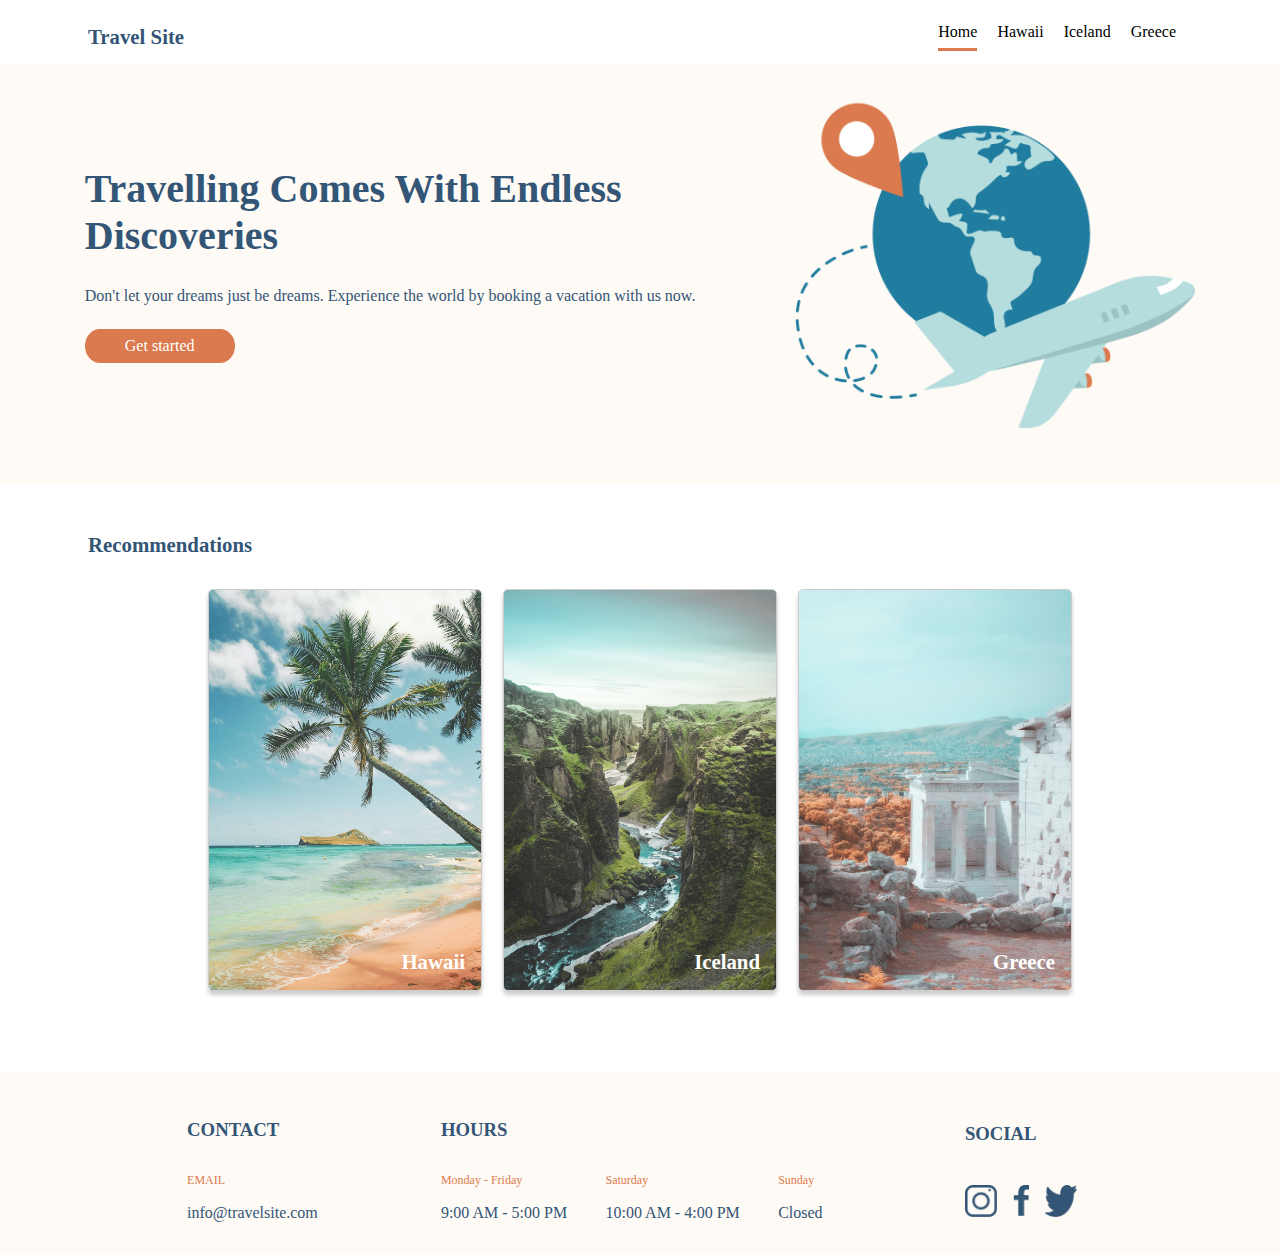
<file: index.html>
<!DOCTYPE html>
<html lang="en">
  <head>
    <meta charset="UTF-8" />
    <meta http-equiv="X-UA-Compatible" content="IE=edge" />
    <meta name="viewport" content="width=device-width, initial-scale=1.0" />
    <title>Home</title>
    <link rel="stylesheet" href="./scss/partials/_global.scss" />
    <link rel="stylesheet" href="./scss/main.css" />
  </head>
  <body>
    <nav class="navbar">
      <div class="navbar__title">
        <a class="navbar__title" href="./index.html"><h2>Travel Site</h2></a>
      </div>
      <div class="navbar-links">
        <ul class="navbar-links__list">
          <li class="navbar-links__list--item">
            <a
              class="navbar-links__anchor navbar-links__list--curent"
              href="./index.html"
              >Home</a
            >
          </li>
          <li class="navbar-links__list--item">
            <a class="navbar-links__anchor" href="./pages/hawaii.html"
              >Hawaii</a
            >
          </li>
          <li class="navbar-links__list--item">
            <a class="navbar-links__anchor" href="./pages/iceland.html"
              >Iceland</a
            >
          </li>
          <li class="navbar-links__list--item">
            <a class="navbar-links__anchor" href="./pages/greece.html"
              >Greece</a
            >
          </li>
        </ul>
      </div>
    </nav>
    <div class="hero-card">
      <div class="hero-card__description">
        <h1 class="hero-card__slogan">
          Travelling Comes With Endless Discoveries
        </h1>
        <p class="hero-card__paragraph">
          Don't let your dreams just be dreams. Experience the world by booking
          a vacation with us now.
        </p>
        <a href="./pages/form.html">
          <p class="hero-card__button">Get started</p>
        </a>
      </div>
      <div class="hero-card__image">
        <img
          class="hero-image"
          src="./assets/images/hero.png"
          alt="image of plane flying around globe"
        />
      </div>
    </div>
    <div class="recomendations">
      <h2 class="recomendations__title">Recommendations</h2>
      <div class="card-container">
        <div class="destination-card">
          <a href="./pages/hawaii.html">
            <h2 class="destination-card__name">Hawaii</h2>
            <img
              class="destination-card__image"
              src="./assets/images/hawaii.jpg"
              alt="hawaii"
            />
          </a>
        </div>
        <div class="destination-card">
          <a href="./pages/iceland.html">
            <h2 class="destination-card__name">Iceland</h2>
            <img
              class="destination-card__image"
              src="./assets/images/iceland.jpg"
              alt="iceland"
            />
          </a>
        </div>
        <div class="destination-card">
          <a href="./pages/greece.html">
            <h2 class="destination-card__name">Greece</h2>
            <img
              class="destination-card__image"
              src="./assets/images/greece.jpg"
              alt="greece"
            />
          </a>
        </div>
      </div>
    </div>
    <div class="footer">
      <div class="Contact">
        <h3 class="footer__title">CONTACT</h3>
        <h4 class="footer__title--sub">EMAIL</h4>
        <p class="footer__details">info@travelsite.com</p>
      </div>
      <div class="hours">
        <h3 class="footer__title">HOURS</h3>
        <div class="hours__date-time">
          <div class="hours__date-time--dif">
            <h4 class="footer__title--sub">Monday - Friday</h4>
            <p class="footer__details">9:00 AM - 5:00 PM</p>
          </div>
          <div class="hours__date-time--dif">
            <h4 class="footer__title--sub">Saturday</h4>
            <p class="footer__details">10:00 AM - 4:00 PM</p>
          </div>
          <div class="hours__date-time--dif">
            <h4 class="footer__title--sub">Sunday</h4>
            <p class="footer__details">Closed</p>
          </div>
        </div>
      </div>
      <div class="socials">
        <h3 class="footer__title">SOCIAL</h3>
        <div class="social-icon-wrap">
          <img
            class="icons"
            src="./assets/icons/icon-instagram.png"
            alt="instagram"
          />
          <img
            class="icons-facebook"
            src="./assets/icons/icon-facebook.png"
            alt="facebook"
          />
          <img
            class="icons"
            src="./assets/icons/icon-twitter.png"
            alt="twitter"
          />
        </div>
      </div>
    </div>
  </body>
</html>
</file>
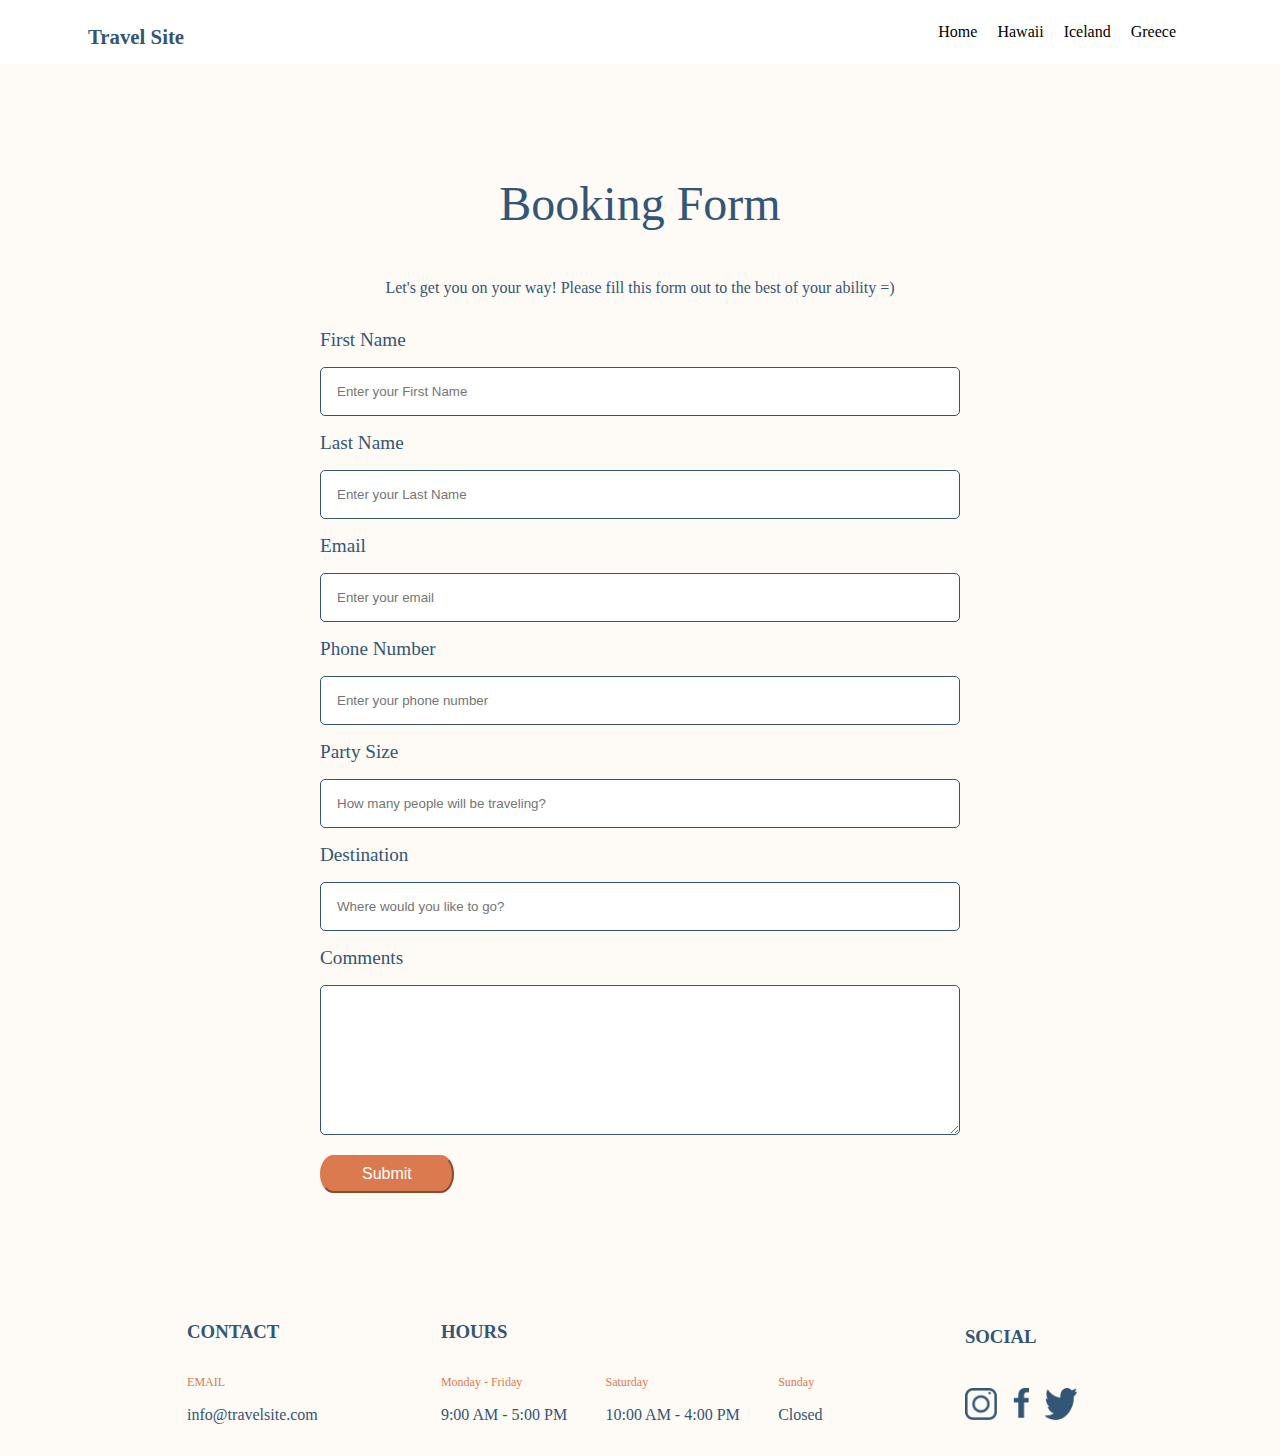
<file: pages/form.html>
<!DOCTYPE html>
<html lang="en">
  <head>
    <meta charset="UTF-8" />
    <meta http-equiv="X-UA-Compatible" content="IE=edge" />
    <meta name="viewport" content="width=device-width, initial-scale=1.0" />
    <link rel="stylesheet" href="../scss/partials/_global.scss" />
    <link rel="stylesheet" href="../scss/form.css" />
    <title>Travel Form</title>
  </head>
  <header class="navbar">
    <nav class="navbar">
      <div class="navbar__title">
        <a class="navbar__title" href="../index.html"><h2>Travel Site</h2></a>
      </div>
      <div class="navbar-links">
        <ul class="navbar-links__list">
          <li class="navbar-links__list--item">
            <a class="navbar-links__anchor" href="../index.html">Home</a>
          </li>
          <li class="navbar-links__list--item">
            <a class="navbar-links__anchor" href="./hawaii.html">Hawaii</a>
          </li>
          <li class="navbar-links__list--item">
            <a class="navbar-links__anchor" href="./iceland.html">Iceland</a>
          </li>
          <li class="navbar-links__list--item">
            <a class="navbar-links__anchor" href="./greece.html">Greece</a>
          </li>
        </ul>
      </div>
    </nav>
  </header>
  <body>
    <section class="form-section">
      <div class="form-container">
        <h1 class="title">Booking Form</h1>
        <p class="description">
          Let's get you on your way! Please fill this form out to the best of
          your ability =)
        </p>
        <form>
          <label class="label">First Name</label>
          <input type="text" placeholder="Enter your First Name" />

          <label class="label">Last Name</label>
          <input type="text" placeholder="Enter your Last Name" />

          <label class="label">Email</label>
          <input type="text" placeholder="Enter your email" />

          <label class="label">Phone Number</label>
          <input type="text" placeholder="Enter your phone number" />

          <label class="label">Party Size</label>
          <input type="text" placeholder="How many people will be traveling?" />

          <label class="label">Destination</label>
          <input type="text" placeholder="Where would you like to go?" />

          <label class="label">Comments</label>
          <textarea
            placeholder="Anything we should know?"
            style="height: 150px"
          >
          </textarea>

          <button class="button">Submit</button>
        </form>
      </div>
    </section>
    <div class="footer">
      <div class="Contact">
        <h3 class="footer__title">CONTACT</h3>
        <h4 class="footer__title--sub">EMAIL</h4>
        <p class="footer__details">info@travelsite.com</p>
      </div>
      <div class="hours">
        <h3 class="footer__title">HOURS</h3>
        <div class="hours__date-time">
          <div class="hours__date-time--dif">
            <h4 class="footer__title--sub">Monday - Friday</h4>
            <p class="footer__details">9:00 AM - 5:00 PM</p>
          </div>
          <div class="hours__date-time--dif">
            <h4 class="footer__title--sub">Saturday</h4>
            <p class="footer__details">10:00 AM - 4:00 PM</p>
          </div>
          <div class="hours__date-time--dif">
            <h4 class="footer__title--sub">Sunday</h4>
            <p class="footer__details">Closed</p>
          </div>
        </div>
      </div>
      <div class="socials">
        <h3 class="footer__title">SOCIAL</h3>
        <div class="social-icon-wrap">
          <img
            class="icons"
            src="../assets/icons/icon-instagram.png"
            alt="instagram"
          />
          <img
            class="icons-facebook"
            src="../assets/icons/icon-facebook.png"
            alt="facebook"
          />
          <img
            class="icons"
            src="../assets/icons/icon-twitter.png"
            alt="twitter"
          />
        </div>
      </div>
    </div>
  </body>
</html>
</file>
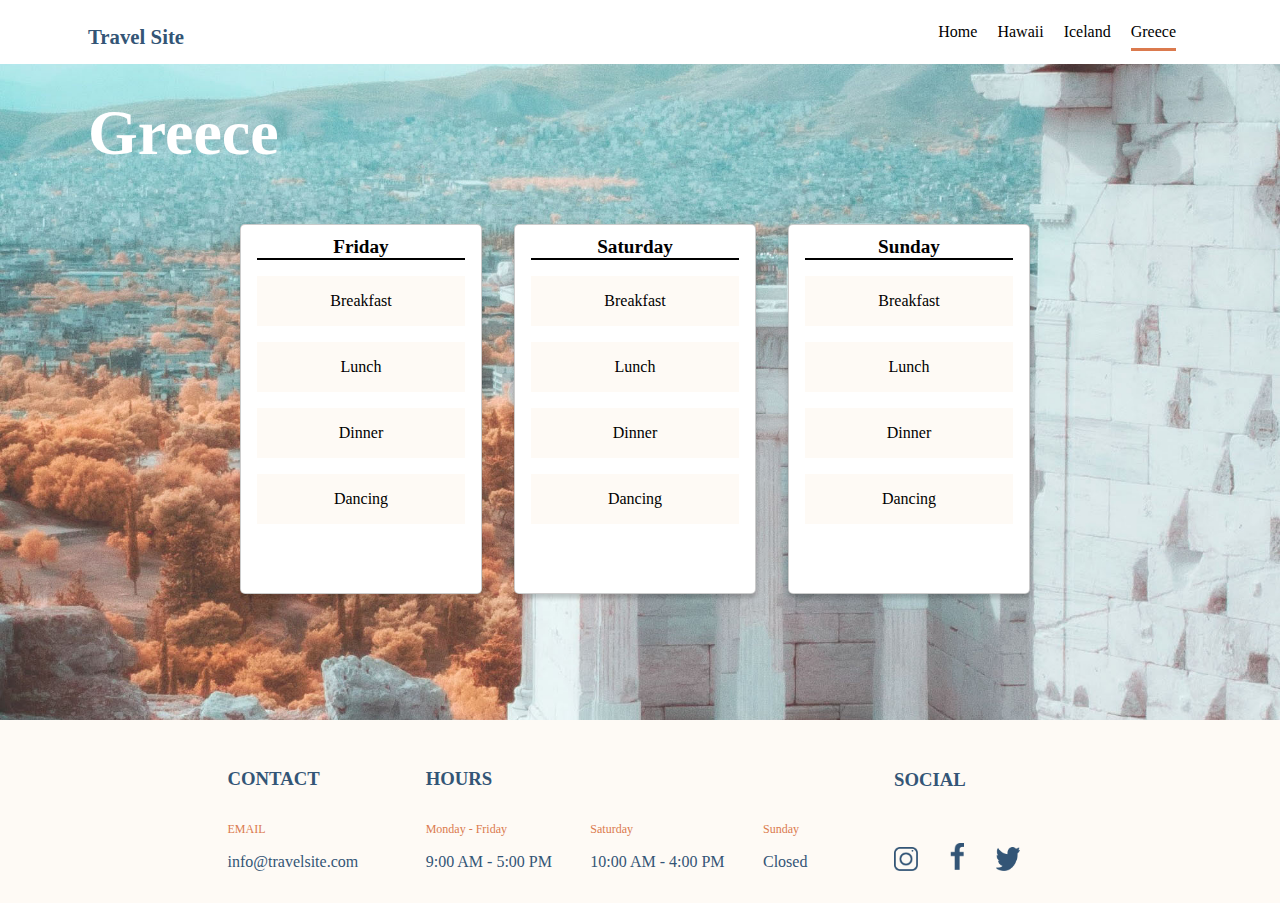
<file: pages/greece.html>
<!DOCTYPE html>
<html lang="en">
  <head>
    <meta charset="UTF-8" />
    <meta http-equiv="X-UA-Compatible" content="IE=edge" />
    <meta name="viewport" content="width=device-width, initial-scale=1.0" />
    <title>Greece</title>
    <link rel="stylesheet" href="../scss/partials/_global.scss" />
    <link rel="stylesheet" href="../scss/destination.css" />
  </head>
  <body>
    <nav class="navbar">
      <div class="navbar__title">
        <a class="navbar__title" href="../index.html"><h2>Travel Site</h2></a>
      </div>
      <div class="navbar-links">
        <ul class="navbar-links__list">
          <li class="navbar-links__list--item">
            <a class="navbar-links__anchor" href="../index.html">Home</a>
          </li>
          <li class="navbar-links__list--item">
            <a class="navbar-links__anchor" href="../pages/hawaii.html"
              >Hawaii</a
            >
          </li>
          <li class="navbar-links__list--item">
            <a class="navbar-links__anchor" href="../pages/iceland.html"
              >Iceland</a
            >
          </li>
          <li class="navbar-links__list--item">
            <a
              class="navbar-links__anchor navbar-links__list--curent"
              href="../pages/greece.html"
              >Greece</a
            >
          </li>
        </ul>
      </div>
    </nav>
    <div class="destination-section">
      <img
        class="destination-image"
        src="../assets/images/greece.jpg"
        alt="greece"
      />
      <h1 class="destination-name">Greece</h1>
      <div class="card-container">
        <div class="destination-card__schedule">
          <h2 class="schedule-day">Friday</h2>
          <div class="schedule-day__activity">
            <p>Breakfast</p>
          </div>
          <div class="schedule-day__activity">
            <p>Lunch</p>
          </div>
          <div class="schedule-day__activity">
            <p>Dinner</p>
          </div>
          <div class="schedule-day__activity">
            <p>Dancing</p>
          </div>
        </div>
        <div class="destination-card__schedule">
          <h2 class="schedule-day">Saturday</h2>
          <div class="schedule-day__activity">
            <p>Breakfast</p>
          </div>
          <div class="schedule-day__activity">
            <p>Lunch</p>
          </div>
          <div class="schedule-day__activity">
            <p>Dinner</p>
          </div>
          <div class="schedule-day__activity">
            <p>Dancing</p>
          </div>
        </div>
        <div class="destination-card__schedule">
          <h2 class="schedule-day">Sunday</h2>
          <div class="schedule-day__activity">
            <p>Breakfast</p>
          </div>
          <div class="schedule-day__activity">
            <p>Lunch</p>
          </div>
          <p class="schedule-day__activity">Dinner</p>
          <div class="schedule-day__activity">
            <p>Dancing</p>
          </div>
        </div>
      </div>
    </div>
    <div class="footer">
      <div class="Contact">
        <h3 class="footer__title">CONTACT</h3>
        <h4 class="footer__title--sub">EMAIL</h4>
        <p class="footer__details">info@travelsite.com</p>
      </div>
      <div class="hours">
        <h3 class="footer__title">HOURS</h3>
        <div class="hours__date-time">
          <div class="hours__date-time--dif">
            <h4 class="footer__title--sub">Monday - Friday</h4>
            <p class="footer__details">9:00 AM - 5:00 PM</p>
          </div>
          <div class="hours__date-time--dif">
            <h4 class="footer__title--sub">Saturday</h4>
            <p class="footer__details">10:00 AM - 4:00 PM</p>
          </div>
          <div class="hours__date-time--dif">
            <h4 class="footer__title--sub">Sunday</h4>
            <p class="footer__details">Closed</p>
          </div>
        </div>
      </div>
      <div class="socials">
        <h3 class="footer__title">SOCIAL</h3>
        <div class="social-icon-wrap">
          <img
            class="icons"
            src="../assets/icons/icon-instagram.png"
            alt="instagram"
          />
          <img
            class="icons-facebook"
            src="../assets/icons/icon-facebook.png"
            alt="facebook"
          />
          <img
            class="icons"
            src="../assets/icons/icon-twitter.png"
            alt="twitter"
          />
        </div>
      </div>
    </div>
  </body>
</html>
</file>
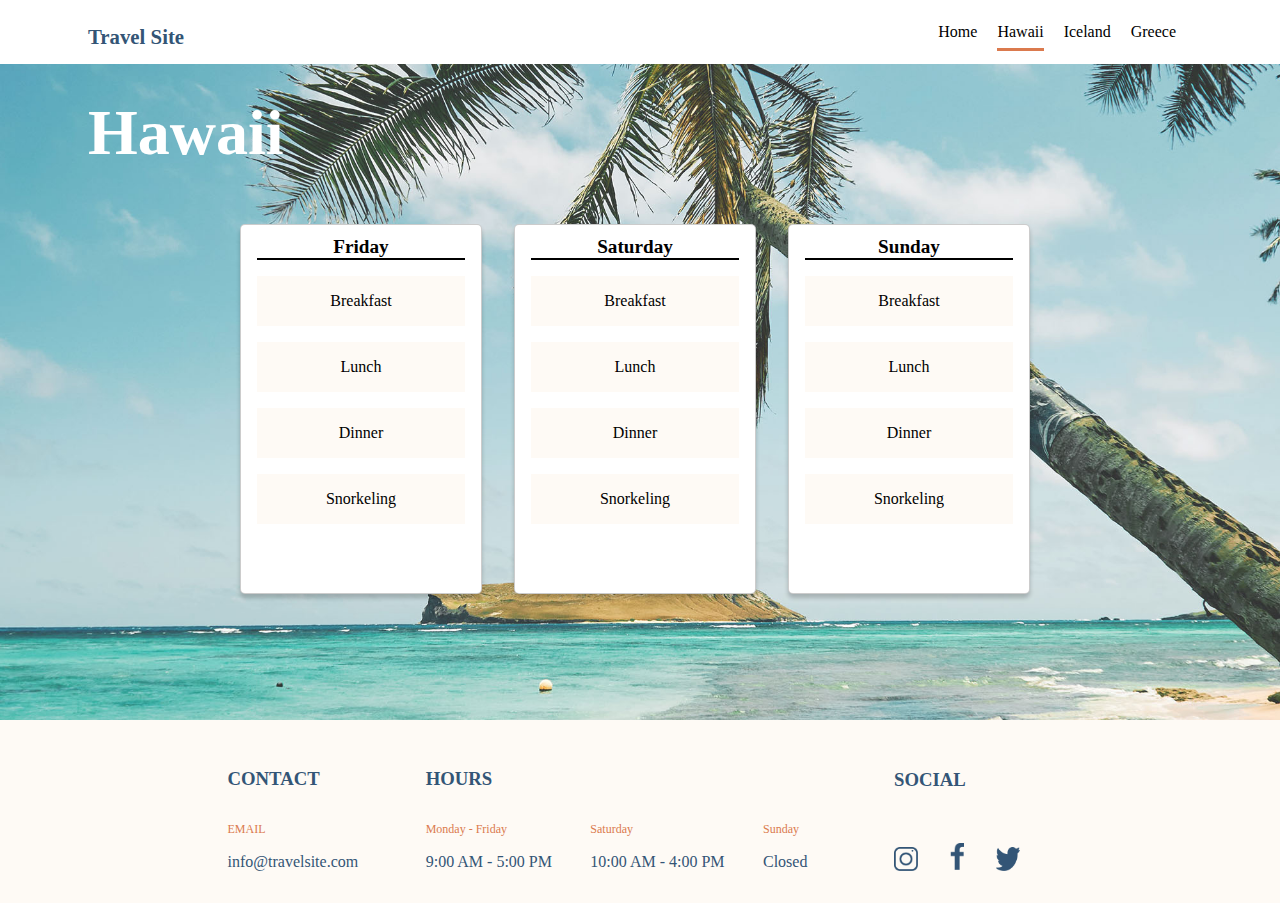
<file: pages/hawaii.html>
<!DOCTYPE html>
<html lang="en">
  <head>
    <meta charset="UTF-8" />
    <meta http-equiv="X-UA-Compatible" content="IE=edge" />
    <meta name="viewport" content="width=device-width, initial-scale=1.0" />
    <title>Hawaii</title>
    <link rel="stylesheet" href="../scss/partials/_global.scss" />
    <link rel="stylesheet" href="../scss/destination.css" />
  </head>
  <body>
    <div class="navbar">
      <div class="navbar__title">
        <a class="navbar__title" href="../index.html"><h2>Travel Site</h2></a>
      </div>
      <div class="navbar-links">
        <ul class="navbar-links__list">
          <li class="navbar-links__list--item">
            <a class="navbar-links__anchor" href="../index.html">Home</a>
          </li>
          <li class="navbar-links__list--item">
            <a
              class="navbar-links__anchor navbar-links__list--curent"
              href="../pages/hawaii.html"
              >Hawaii</a
            >
          </li>
          <li class="navbar-links__list--item">
            <a class="navbar-links__anchor" href="../pages/iceland.html"
              >Iceland</a
            >
          </li>
          <li class="navbar-links__list--item">
            <a class="navbar-links__anchor" href="../pages/greece.html"
              >Greece</a
            >
          </li>
        </ul>
      </div>
    </div>
    <div class="destination-section">
      <img
        class="destination-image"
        src="../assets/images/hawaii.jpg"
        alt="hawaii"
      />
      <h1 class="destination-name">Hawaii</h1>
      <div class="card-container">
        <div class="destination-card__schedule">
          <h2 class="schedule-day">Friday</h2>
          <div class="schedule-day__activity">
            <p>Breakfast</p>
          </div>
          <div class="schedule-day__activity">
            <p>Lunch</p>
          </div>
          <div class="schedule-day__activity">
            <p>Dinner</p>
          </div>
          <div class="schedule-day__activity">
            <p>Snorkeling</p>
          </div>
        </div>
        <div class="destination-card__schedule">
          <h2 class="schedule-day">Saturday</h2>
          <div class="schedule-day__activity">
            <p>Breakfast</p>
          </div>
          <div class="schedule-day__activity">
            <p>Lunch</p>
          </div>
          <div class="schedule-day__activity">
            <p>Dinner</p>
          </div>
          <div class="schedule-day__activity">
            <p>Snorkeling</p>
          </div>
        </div>
        <div class="destination-card__schedule">
          <h2 class="schedule-day">Sunday</h2>
          <div class="schedule-day__activity">
            <p>Breakfast</p>
          </div>
          <div class="schedule-day__activity">
            <p>Lunch</p>
          </div>
          <p class="schedule-day__activity">Dinner</p>
          <div class="schedule-day__activity">
            <p>Snorkeling</p>
          </div>
        </div>
      </div>
    </div>
    <div class="footer">
      <div class="Contact">
        <h3 class="footer__title">CONTACT</h3>
        <h4 class="footer__title--sub">EMAIL</h4>
        <p class="footer__details">info@travelsite.com</p>
      </div>
      <div class="hours">
        <h3 class="footer__title">HOURS</h3>
        <div class="hours__date-time">
          <div class="hours__date-time--dif">
            <h4 class="footer__title--sub">Monday - Friday</h4>
            <p class="footer__details">9:00 AM - 5:00 PM</p>
          </div>
          <div class="hours__date-time--dif">
            <h4 class="footer__title--sub">Saturday</h4>
            <p class="footer__details">10:00 AM - 4:00 PM</p>
          </div>
          <div class="hours__date-time--dif">
            <h4 class="footer__title--sub">Sunday</h4>
            <p class="footer__details">Closed</p>
          </div>
        </div>
      </div>
      <div class="socials">
        <h3 class="footer__title">SOCIAL</h3>
        <div class="social-icon-wrap">
          <img
            class="icons"
            src="../assets/icons/icon-instagram.png"
            alt="instagram"
          />
          <img
            class="icons-facebook"
            src="../assets/icons/icon-facebook.png"
            alt="facebook"
          />
          <img
            class="icons"
            src="../assets/icons/icon-twitter.png"
            alt="twitter"
          />
        </div>
      </div>
    </div>
  </body>
</html>
</file>
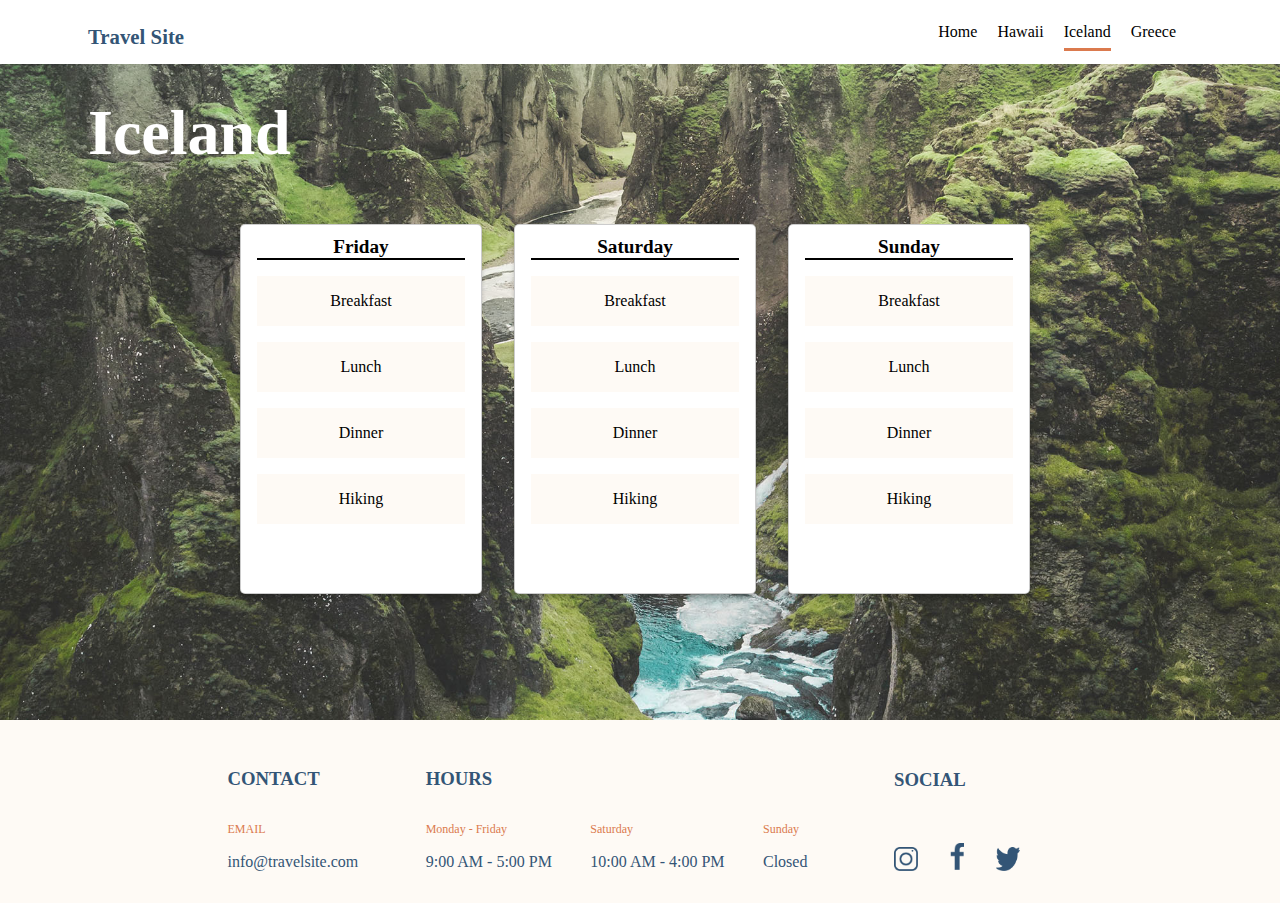
<file: pages/iceland.html>
<!DOCTYPE html>
<html lang="en">
  <head>
    <meta charset="UTF-8" />
    <meta http-equiv="X-UA-Compatible" content="IE=edge" />
    <meta name="viewport" content="width=device-width, initial-scale=1.0" />
    <title>Hawaii</title>
    <link rel="stylesheet" href="../scss/partials/_global.scss" />
    <link rel="stylesheet" href="../scss/destination.css" />
  </head>
  <body>
    <nav class="navbar">
      <div class="navbar__title">
        <a class="navbar__title" href="../index.html"><h2>Travel Site</h2></a>
      </div>
      <div class="navbar-links">
        <ul class="navbar-links__list">
          <li class="navbar-links__list--item">
            <a class="navbar-links__anchor" href="../index.html">Home</a>
          </li>
          <li class="navbar-links__list--item">
            <a class="navbar-links__anchor" href="../pages/hawaii.html"
              >Hawaii</a
            >
          </li>
          <li class="navbar-links__list--item">
            <a
              class="navbar-links__anchor navbar-links__list--curent"
              href="../pages/iceland.html"
              >Iceland</a
            >
          </li>
          <li class="navbar-links__list--item">
            <a class="navbar-links__anchor" href="../pages/greece.html"
              >Greece</a
            >
          </li>
        </ul>
      </div>
    </nav>
    <div class="destination-section">
      <img
        class="destination-image"
        src="../assets/images/iceland.jpg"
        alt="iceland"
      />
      <h1 class="destination-name">Iceland</h1>
      <div class="card-container">
        <div class="destination-card__schedule">
          <h2 class="schedule-day">Friday</h2>
          <div class="schedule-day__activity">
            <p>Breakfast</p>
          </div>
          <div class="schedule-day__activity">
            <p>Lunch</p>
          </div>
          <div class="schedule-day__activity">
            <p>Dinner</p>
          </div>
          <div class="schedule-day__activity">
            <p>Hiking</p>
          </div>
        </div>
        <div class="destination-card__schedule">
          <h2 class="schedule-day">Saturday</h2>
          <div class="schedule-day__activity">
            <p>Breakfast</p>
          </div>
          <div class="schedule-day__activity">
            <p>Lunch</p>
          </div>
          <div class="schedule-day__activity">
            <p>Dinner</p>
          </div>
          <div class="schedule-day__activity">
            <p>Hiking</p>
          </div>
        </div>
        <div class="destination-card__schedule">
          <h2 class="schedule-day">Sunday</h2>
          <div class="schedule-day__activity">
            <p>Breakfast</p>
          </div>
          <div class="schedule-day__activity">
            <p>Lunch</p>
          </div>
          <p class="schedule-day__activity">Dinner</p>
          <div class="schedule-day__activity">
            <p>Hiking</p>
          </div>
        </div>
      </div>
    </div>
    <div class="footer">
      <div class="Contact">
        <h3 class="footer__title">CONTACT</h3>
        <h4 class="footer__title--sub">EMAIL</h4>
        <p class="footer__details">info@travelsite.com</p>
      </div>
      <div class="hours">
        <h3 class="footer__title">HOURS</h3>
        <div class="hours__date-time">
          <div class="hours__date-time--dif">
            <h4 class="footer__title--sub">Monday - Friday</h4>
            <p class="footer__details">9:00 AM - 5:00 PM</p>
          </div>
          <div class="hours__date-time--dif">
            <h4 class="footer__title--sub">Saturday</h4>
            <p class="footer__details">10:00 AM - 4:00 PM</p>
          </div>
          <div class="hours__date-time--dif">
            <h4 class="footer__title--sub">Sunday</h4>
            <p class="footer__details">Closed</p>
          </div>
        </div>
      </div>
      <div class="socials">
        <h3 class="footer__title">SOCIAL</h3>
        <div class="social-icon-wrap">
          <img
            class="icons"
            src="../assets/icons/icon-instagram.png"
            alt="instagram"
          />
          <img
            class="icons-facebook"
            src="../assets/icons/icon-facebook.png"
            alt="facebook"
          />
          <img
            class="icons"
            src="../assets/icons/icon-twitter.png"
            alt="twitter"
          />
        </div>
      </div>
    </div>
  </body>
</html>
</file>
<file: scss/main.css>
* {
  box-sizing: border box;
  margin: 0;
  padding: 0;
}

html {
  font-family: "Verdana";
}

body {
  height: 100vh;
  width: 100%;
}

h1 {
  font-size: 2.5rem;
}

h2 {
  font-size: 1.3rem;
}

a {
  text-decoration: none;
  color: #000000;
}

.navbar {
  display: flex;
  align-items: center;
  flex-direction: row;
  justify-content: space-between;
  font-family: "Verdana";
  height: 4rem;
  position: fixed;
  top: 0;
  width: 100%;
  background-color: #ffffff;
  z-index: 999;
}
.navbar__title {
  text-align: center;
  color: #335576;
  padding-left: 5.5rem;
  padding-bottom: 0.5rem;
  font-weight: 300;
}

.navbar-links {
  display: inline-block;
  text-decoration: none;
}
.navbar-links__list {
  text-decoration: none;
  padding-right: 5.5rem;
}
.navbar-links__list--item {
  text-decoration: none;
  display: inline-block;
  padding-right: 1rem;
}
.navbar-links__list--anchor {
  text-decoration: none;
  color: black;
  font-size: 1rem;
  font-weight: 300;
}
.navbar-links__list--curent {
  border-bottom: 0.2rem solid #db7a4e;
  padding-bottom: 0.5rem;
}

.hero-card {
  display: flex;
  align-items: center;
  flex-direction: row;
  justify-content: space-between;
  background-color: #fefaf5;
  padding: 4rem 1.3rem 1.3rem 1.3rem;
  height: 25rem;
}
.hero-card__slogan {
  font-weight: 700;
  padding-bottom: 0.25rem;
}
.hero-card__description {
  display: flex;
  align-items: flex-start;
  justify-content: space-around;
  flex-direction: column;
  text-align: left;
  max-height: 25rem;
  width: 40rem;
  padding: 1rem 1rem 1rem 4rem;
  color: #335576;
}
.hero-card__paragraph {
  padding: 1.5rem 0;
  color: #335576;
  font-weight: 200;
  font-size: 1rem;
}
.hero-card__button {
  background-color: #db7a4e;
  color: #ffffff;
  border-radius: 10%/50%;
  text-align: center;
  padding: 0.5rem 2.5rem;
  font-size: 1rem;
  font-weight: 200;
  vertical-align: center;
}

.hero-image {
  max-height: 25rem;
  max-width: 25rem;
  padding-right: 4rem;
}

.recomendations {
  background-color: #ffffff;
  display: flex;
  flex-direction: column;
  position: relative;
  padding-bottom: 5rem;
}
.recomendations__title {
  color: #335576;
  vertical-align: left;
  padding: 3rem 1rem 2rem 5.5rem;
}

.card-container {
  display: flex;
  align-items: center;
  flex-direction: row;
  justify-content: space-between;
  padding: 0 13rem;
}

.destination-card {
  border: 0.0625rem solid rgba(0, 0, 0, 0.2);
  border-radius: 0.3125rem;
  overflow: hidden;
  height: 25rem;
  width: 17rem;
  position: relative;
  box-shadow: 0 0.25rem 0.25rem rgba(0, 0, 0, 0.2);
}
.destination-card__image {
  height: 25rem;
  width: 17rem;
}
.destination-card__image:hover {
  opacity: 0.7;
}
.destination-card__name {
  color: #ffffff;
  position: absolute;
  z-index: 1;
  right: 1rem;
  bottom: 1rem;
}

.footer {
  display: flex;
  align-items: center;
  flex-direction: row;
  justify-content: space-evenly;
  padding: 2rem 4rem;
  background-color: #fefaf5;
}
.footer__title {
  color: #335576;
  padding: 1rem 0 2rem 0;
}
.footer__title--sub {
  color: #db7a4e;
  font-size: 0.75rem;
  font-weight: 300;
  padding-bottom: 1rem;
}
.footer__details {
  color: #335576;
}

.contact {
  display: flex;
  align-items: flex-start;
  justify-content: space-around;
  flex-direction: column;
  margin-left: -3rem;
}

.hours {
  display: flex;
  align-items: flex-start;
  justify-content: space-around;
  flex-direction: column;
}
.hours__date-time {
  display: flex;
  align-items: flex-start;
  justify-content: space-around;
  flex-direction: row;
  justify-content: space-between;
  margin-left: -1.2rem;
}
.hours__date-time--dif {
  padding: 0 1.2rem;
}

.socials {
  display: flex;
  align-items: flex-start;
  justify-content: space-around;
  flex-direction: column;
}

.icons {
  height: 2rem;
  width: 2rem;
  padding: 0 1rem;
}
.icons-facebook {
  width: 1rem;
}

.social-icon-wrap {
  display: flex;
  align-items: flex-start;
  justify-content: space-around;
  flex-direction: row;
  margin-left: -1rem;
  padding-top: 0.5rem;
}/*# sourceMappingURL=main.css.map */
</file>
<file: scss/form.css>
* {
  box-sizing: border box;
  margin: 0;
  padding: 0;
}

html {
  font-family: "Verdana";
}

body {
  height: 100vh;
  width: 100%;
}

h1 {
  font-size: 2.5rem;
}

h2 {
  font-size: 1.3rem;
}

a {
  text-decoration: none;
  color: #000000;
}

body {
  background-color: #fefaf5;
}

.navbar {
  display: flex;
  align-items: center;
  flex-direction: row;
  justify-content: space-between;
  font-family: "Verdana";
  height: 4rem;
  position: fixed;
  top: 0;
  width: 100%;
  background-color: #ffffff;
}
.navbar__title {
  text-align: center;
  color: #335576;
  padding-left: 5.5rem;
  padding-bottom: 0.5rem;
  font-weight: 300;
}

.navbar-links {
  display: inline-block;
  text-decoration: none;
}
.navbar-links__list {
  text-decoration: none;
  padding-right: 5.5rem;
}
.navbar-links__list--item {
  text-decoration: none;
  display: inline-block;
  padding-right: 1rem;
}
.navbar-links__list--anchor {
  text-decoration: none;
  color: black;
  font-size: 1rem;
  font-weight: 300;
}
.navbar-links__list--curent {
  border-bottom: 0.2rem solid #db7a4e;
  padding-bottom: 0.5rem;
}

.form-section {
  display: flex;
  justify-content: center;
  align-items: center;
  margin-top: 5rem;
  padding: 2rem 0;
}

.title {
  color: #335576;
  font-weight: 500;
  font-size: 3rem;
  padding: 1rem;
  text-align: center;
}

.description {
  color: #335576;
  font-weight: 200;
  font-size: 1rem;
  padding: 2rem;
  text-align: center;
}

input,
textarea {
  width: 100%;
  padding: 1rem;
  border: 1px solid #335576;
  border-radius: 0.3125rem;
  box-sizing: border-box;
  margin-top: 1rem;
  margin-bottom: 1rem;
}

.form-container {
  border-radius: 0.3125rem;
  background-color: #fefaf5;
  padding: 3rem;
  width: 50%;
}

.label {
  color: #335576;
  font-weight: 300;
  font-size: 1.2rem;
}

.button {
  background-color: #db7a4e;
  color: #ffffff;
  border-radius: 10%/50%;
  text-align: center;
  padding: 0.5rem 2.5rem;
  font-size: 1rem;
  font-weight: 200;
  border-color: #db7a4e;
}

.footer {
  display: flex;
  align-items: center;
  flex-direction: row;
  justify-content: space-evenly;
  padding: 2rem 4rem;
  background-color: #fefaf5;
}
.footer__title {
  color: #335576;
  padding: 1rem 0 2rem 0;
}
.footer__title--sub {
  color: #db7a4e;
  font-size: 0.75rem;
  font-weight: 300;
  padding-bottom: 1rem;
}
.footer__details {
  color: #335576;
}

.contact {
  display: flex;
  align-items: flex-start;
  justify-content: space-around;
  flex-direction: column;
  margin-left: -3rem;
}

.hours {
  display: flex;
  align-items: flex-start;
  justify-content: space-around;
  flex-direction: column;
}
.hours__date-time {
  display: flex;
  align-items: flex-start;
  justify-content: space-around;
  flex-direction: row;
  justify-content: space-between;
  margin-left: -1.2rem;
}
.hours__date-time--dif {
  padding: 0 1.2rem;
}

.socials {
  display: flex;
  align-items: flex-start;
  justify-content: space-around;
  flex-direction: column;
}

.icons {
  height: 2rem;
  width: 2rem;
  padding: 0 1rem;
}
.icons-facebook {
  width: 1rem;
}

.social-icon-wrap {
  display: flex;
  align-items: flex-start;
  justify-content: space-around;
  flex-direction: row;
  margin-left: -1rem;
  padding-top: 0.5rem;
}/*# sourceMappingURL=form.css.map */
</file>
<file: scss/destination.css>
* {
  box-sizing: border box;
  margin: 0;
  padding: 0;
}

html {
  font-family: "Verdana";
}

body {
  height: 100vh;
  width: 100%;
}

h1 {
  font-size: 2.5rem;
}

h2 {
  font-size: 1.3rem;
}

a {
  text-decoration: none;
  color: #000000;
}

.navbar {
  display: flex;
  align-items: center;
  flex-direction: row;
  justify-content: space-between;
  font-family: "Verdana";
  height: 4rem;
  position: fixed;
  top: 0;
  width: 100%;
  background-color: #ffffff;
  z-index: 1;
}
.navbar__title {
  text-align: center;
  color: #335576;
  padding-left: 5.5rem;
  padding-bottom: 0.5rem;
  font-weight: 300;
}

.navbar-links {
  display: inline-block;
  text-decoration: none;
}
.navbar-links__list {
  text-decoration: none;
  padding-right: 5.5rem;
}
.navbar-links__list--item {
  text-decoration: none;
  display: inline-block;
  padding-right: 1rem;
}
.navbar-links__list--anchor {
  text-decoration: none;
  color: black;
  font-size: 1rem;
  font-weight: 300;
}
.navbar-links__list--curent {
  border-bottom: 0.2rem solid #db7a4e;
  padding-bottom: 0.5rem;
}

.destination-section {
  display: flex;
  flex-direction: column;
}

.destination-image {
  -o-object-fit: cover;
     object-fit: cover;
  height: 45rem;
}

.destination-name {
  font-size: 4rem;
  color: white;
  position: absolute;
  left: 5.5rem;
  top: 6rem;
}

.card-container {
  display: flex;
  flex-direction: row;
  align-content: center;
  justify-content: center;
  position: absolute;
  top: 14rem;
  left: 14rem;
}

.destination-card__schedule {
  border: 0.0625rem solid rgba(0, 0, 0, 0.2);
  border-radius: 0.3125rem;
  height: 23rem;
  width: 15rem;
  box-shadow: 0 0.25rem 0.25rem rgba(0, 0, 0, 0.2);
  background-color: white;
  margin: 0 1rem;
}

.schedule-day {
  border-bottom: 2px solid black;
  font-size: 1.2rem;
  text-align: center;
  padding-top: 0.7rem;
  margin: 0 1rem;
}
.schedule-day__activity {
  font-size: 1rem;
  background-color: #fefaf5;
  margin: 1rem 1rem;
  text-align: center;
  padding: 1rem 0;
}

.footer {
  display: flex;
  align-items: center;
  flex-direction: row;
  justify-content: space-evenly;
  align-items: center;
  padding: 2rem 10rem;
  background-color: #fefaf5;
}
.footer__title {
  color: #335576;
  padding: 1rem 0 2rem 0;
}
.footer__title--sub {
  color: #db7a4e;
  font-size: 0.75rem;
  font-weight: 300;
  padding-bottom: 1rem;
}
.footer__details {
  color: #335576;
}

.contact {
  display: flex;
  align-items: flex-start;
  justify-content: space-around;
  flex-direction: column;
  margin-left: -3rem;
}

.hours {
  display: flex;
  align-items: flex-start;
  justify-content: space-around;
  flex-direction: column;
}
.hours__date-time {
  display: flex;
  align-items: flex-start;
  justify-content: space-around;
  flex-direction: row;
  justify-content: space-between;
  margin-left: -1.2rem;
}
.hours__date-time--dif {
  padding: 0 1.2rem;
}

.socials {
  display: flex;
  align-items: flex-start;
  justify-content: space-around;
  flex-direction: column;
}

.icons {
  height: 1.5rem;
  width: 1.5rem;
  padding: 0.5rem 2rem 0rem 2rem;
}
.icons-facebook {
  width: 0.9rem;
  padding-top: 0.25rem;
}

.social-icon-wrap {
  display: flex;
  align-items: flex-start;
  justify-content: space-around;
  flex-direction: row;
  margin-left: -2rem;
  padding-top: 1rem;
}/*# sourceMappingURL=destination.css.map */
</file>
